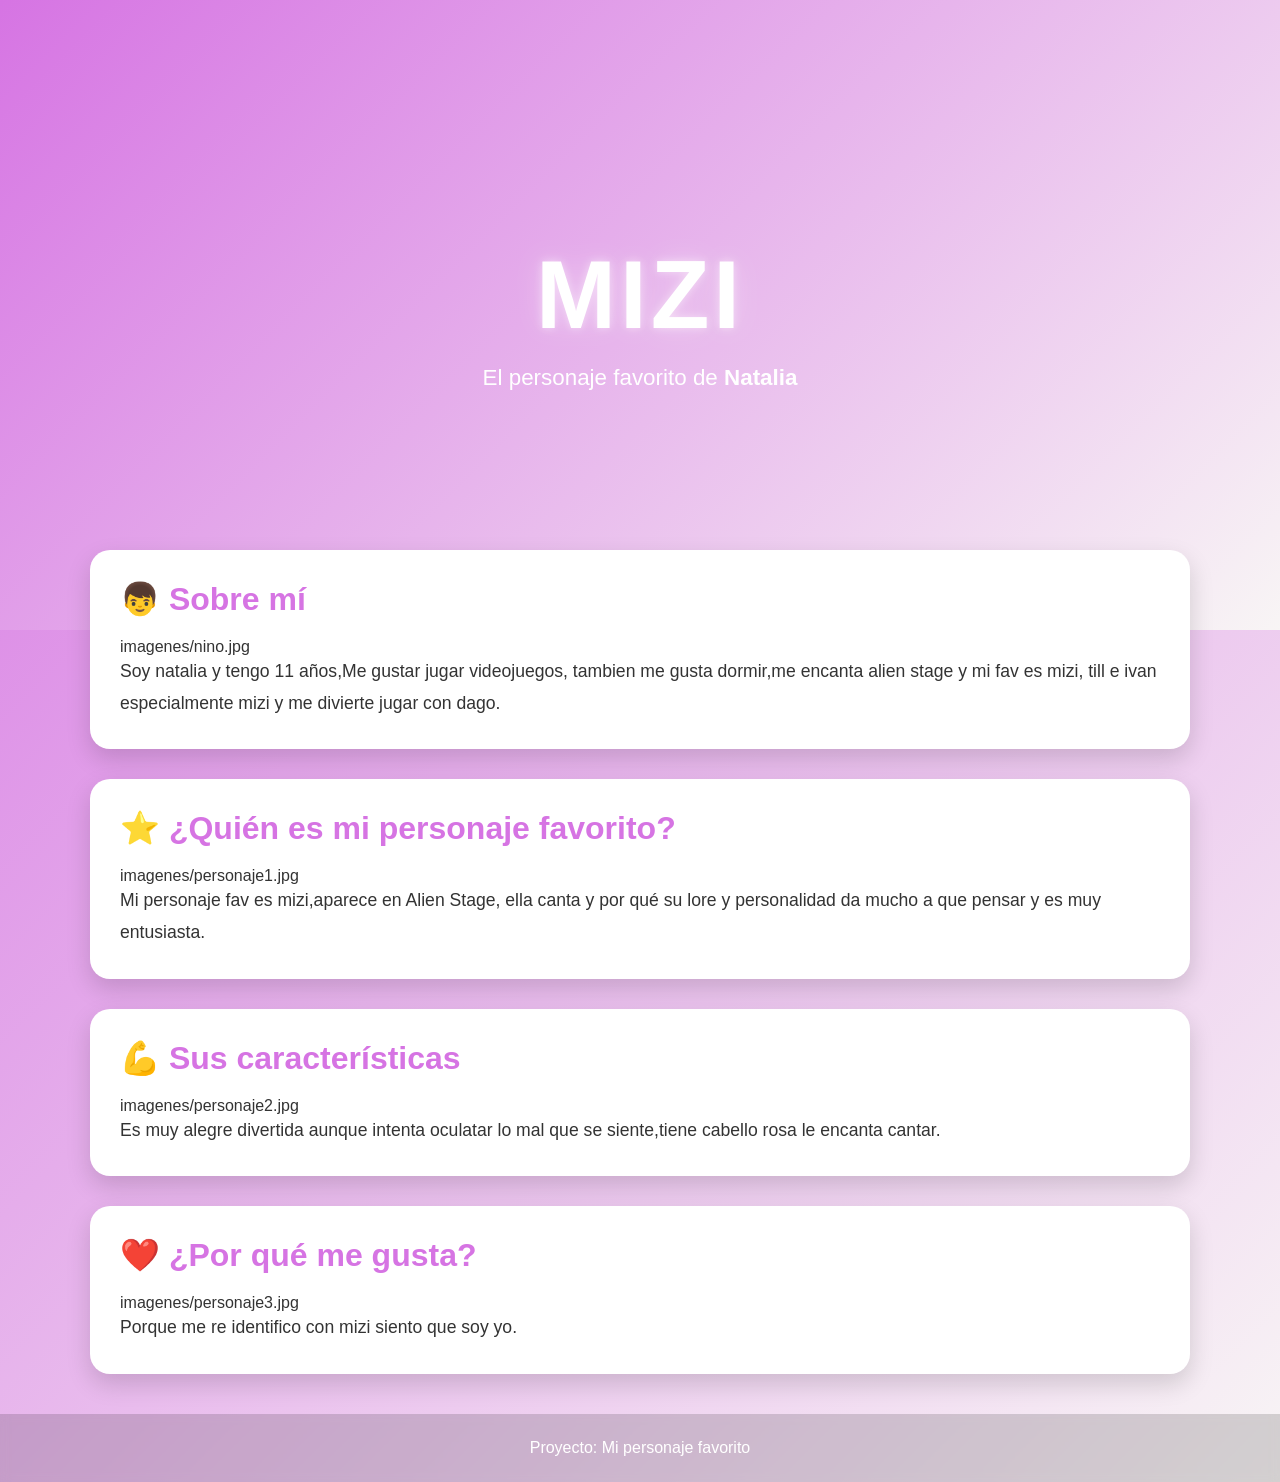
<file: docs/personajeFavorito/index.html>
<!DOCTYPE html>
<html lang="es">

<head>
    <meta charset="UTF-8">
    <meta name="viewport" content="width=device-width, initial-scale=1.0">
    <title>Mizi</title>
    <link rel="stylesheet" href="style.css">
</head>

<body>

    <header class="hero">
        <div class="hero-content">
            <h1>MIZI</h1>
            <p>El personaje favorito de <strong>Natalia</strong></p>
        </div>
    </header>

    <main>

        <section class="card">
            <h2>👦 Sobre mí</h2>
            imagenes/nino.jpg

            <p>
                Soy natalia y tengo 11 años,Me gustar jugar videojuegos,
                tambien me gusta dormir,me encanta alien stage y mi fav es mizi,
                till e ivan especialmente mizi y me divierte jugar con dago.
            </p>
        </section>

        <section class="card">
            <h2>⭐ ¿Quién es mi personaje favorito?</h2>
            imagenes/personaje1.jpg

            <p>
                Mi personaje fav es mizi,aparece en Alien Stage,
                ella canta y por qué su lore y personalidad da mucho a que pensar y es muy entusiasta.
            </p>
        </section>

        <section class="card">
            <h2>💪 Sus características</h2>
            imagenes/personaje2.jpg

            <p>
                Es muy alegre divertida aunque intenta oculatar lo mal que se siente,tiene cabello rosa
                le encanta cantar.
            </p>
        </section>

        <section class="card">
            <h2>❤️ ¿Por qué me gusta?</h2>
            imagenes/personaje3.jpg

            <p>
                Porque me re identifico con mizi siento que soy yo.
            
            </p>
        </section>

    </main>

    <footer>
        <p>Proyecto: Mi personaje favorito</p>
    </footer>

</body>

</html>
</file>
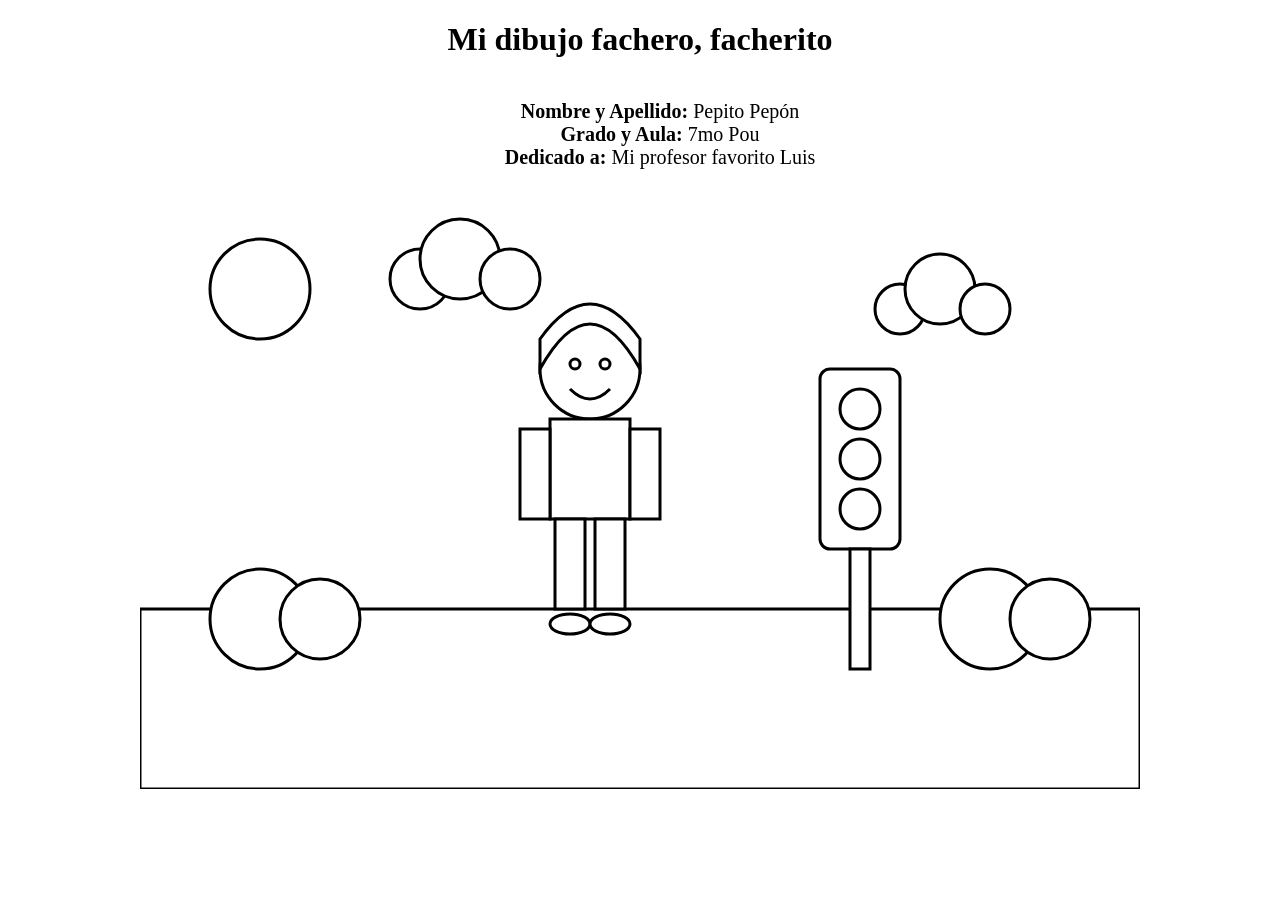
<file: docs/semaforoRGB/index.html>
<!DOCTYPE html>
<html lang="es">
<head>
    <meta charset="UTF-8">
    <title>Dibujo para colorear</title>
    <link rel="stylesheet" href="estilos.css">
</head>
<body>
<h1>Mi dibujo fachero, facherito</h1>
<ul>
  <li><strong>Nombre y Apellido:</strong> Pepito Pepón</li>
  <li><strong>Grado y Aula:</strong> 7mo Pou</li>
  <li><strong>Dedicado a:</strong> Mi profesor favorito Luis</li>
</ul>
<svg viewBox="0 0 1000 600" class="dibujo cielo">

    <!-- Sol -->
    <circle class="sol" cx="120" cy="100" r="50"/>

    <!-- Nubes -->
    <g class="nube">
        <circle class="nube-cuerpo" cx="280" cy="90" r="30"/>
        <circle class="nube-cuerpo" cx="320" cy="70" r="40"/>
        <circle class="nube-cuerpo" cx="370" cy="90" r="30"/>
    </g>

    <g class="nube">
        <circle class="nube-cuerpo" cx="760" cy="120" r="25"/>
        <circle class="nube-cuerpo" cx="800" cy="100" r="35"/>
        <circle class="nube-cuerpo" cx="845" cy="120" r="25"/>
    </g>

    <!-- Césped -->
    <rect class="cesped" x="0" y="420" width="1000" height="180"/>

    <!-- Arbustos -->
    <circle class="arbusto" cx="120" cy="430" r="50"/>
    <circle class="arbusto" cx="180" cy="430" r="40"/>

    <circle class="arbusto" cx="850" cy="430" r="50"/>
    <circle class="arbusto" cx="910" cy="430" r="40"/>

    <!-- Semáforo -->
    <g class="semaforo">

        <rect class="cuerpo-semaforo"
              x="680"
              y="180"
              width="80"
              height="180"
              rx="10"/>

        <circle class="luz-roja"
                cx="720"
                cy="220"
                r="20"/>

        <circle class="luz-amarilla"
                cx="720"
                cy="270"
                r="20"/>

        <circle class="luz-verde"
                cx="720"
                cy="320"
                r="20"/>

        <rect class="palo-semaforo"
              x="710"
              y="360"
              width="20"
              height="120"/>

    </g>

    <!-- Persona -->

    <!-- Cabeza -->
    <circle class="piel"
            cx="450"
            cy="180"
            r="50"/>

    <!-- Cabello -->
    <path class="cabello"
          d="M400 180
             Q450 90 500 180
             L500 150
             Q450 80 400 150 Z"/>

    <!-- Ojos -->
    <circle class="ojo"
            cx="435"
            cy="175"
            r="5"/>

    <circle class="ojo"
            cx="465"
            cy="175"
            r="5"/>

    <!-- Sonrisa -->
    <path class="boca"
          d="M430 200 Q450 220 470 200"/>

    <!-- Polo -->
    <rect class="polo"
          x="410"
          y="230"
          width="80"
          height="100"/>

    <!-- Brazos -->
    <rect class="piel"
          x="380"
          y="240"
          width="30"
          height="90"/>

    <rect class="piel"
          x="490"
          y="240"
          width="30"
          height="90"/>

    <!-- Pantalón -->
    <rect class="pantalon"
          x="415"
          y="330"
          width="30"
          height="90"/>

    <rect class="pantalon"
          x="455"
          y="330"
          width="30"
          height="90"/>

    <!-- Zapatos -->
    <ellipse class="zapato"
             cx="430"
             cy="435"
             rx="20"
             ry="10"/>

    <ellipse class="zapato"
             cx="470"
             cy="435"
             rx="20"
             ry="10"/>

</svg>

</body>
</html>
</file>
<file: docs/personajeFavorito/style.css>
/*======================================
  PALETA DE COLORES
======================================*/
:root {
    --color-primario: #d674e3;
    --color-secundario: #f8f5f5;
}

/*======================================
  CONFIGURACIÓN GENERAL
======================================*/
* {
    margin: 0;
    padding: 0;
    box-sizing: border-box;
}

body {
    font-family: "Segoe UI", Arial, sans-serif;

    background: linear-gradient(
        135deg,
        var(--color-primario),
        var(--color-secundario)
    );

    min-height: 100vh;
    color: #333;
}

/*======================================
  HERO
======================================*/
.hero {
    height: 70vh;

    display: flex;
    justify-content: center;
    align-items: center;

    text-align: center;

    background: linear-gradient(
        135deg,
        var(--color-primario),
        var(--color-secundario)
    );

    color: white;
}

.hero-content {
    animation: aparecer 1.5s ease;
}

.hero h1 {
    font-size: clamp(3rem, 8vw, 6rem);
    letter-spacing: 4px;
    text-transform: uppercase;

    text-shadow:
        0 0 10px rgba(255,255,255,.5),
        0 0 30px rgba(255,255,255,.3);

    animation: flotar 3s ease-in-out infinite;
}

.hero p {
    font-size: 1.4rem;
    margin-top: 15px;
}

/*======================================
  CONTENEDOR
======================================*/
main {
    width: 90%;
    max-width: 1100px;

    margin: -80px auto 40px;
}

/*======================================
  TARJETAS
======================================*/
.card {
    background: white;

    margin-bottom: 30px;
    padding: 30px;

    border-radius: 20px;

    box-shadow: 0 10px 25px rgba(0,0,0,.15);

    transition: .3s;
}

.card:hover {
    transform: translateY(-8px);
}

.card h2 {
    color: var(--color-primario);
    margin-bottom: 20px;
    font-size: 2rem;
}

.card img {
    width: 100%;
    max-width: 450px;

    display: block;
    margin: 20px auto;

    border-radius: 15px;

    transition: .4s;
}

.card img:hover {
    transform: scale(1.05);
}

.card p {
    font-size: 1.1rem;
    line-height: 1.8;
}

/*======================================
  FOOTER
======================================*/
footer {
    text-align: center;

    padding: 25px;

    color: white;

    background: rgba(0,0,0,.15);

    backdrop-filter: blur(5px);
}

/*======================================
  ANIMACIONES
======================================*/
@keyframes aparecer {
    from {
        opacity: 0;
        transform: translateY(40px);
    }

    to {
        opacity: 1;
        transform: translateY(0);
    }
}

@keyframes flotar {
    0% {
        transform: translateY(0);
    }

    50% {
        transform: translateY(-10px);
    }

    100% {
        transform: translateY(0);
    }
}

/*======================================
  RESPONSIVE
======================================*/
@media (max-width: 768px) {

    .hero {
        height: 55vh;
    }

    .hero p {
        font-size: 1rem;
    }

    .card {
        padding: 20px;
    }

    .card h2 {
        font-size: 1.5rem;
    }
}
</file>
<file: docs/semaforoRGB/estilos.css>
body{
    margin:0;
    display:flex;
    justify-content:center;
    background:white;
    flex-direction: column;
    align-items: center;

}
h1 {
  text-align: center;
}
ul {
  list-style-type: none;
  display: flex;
  flex-direction: column;
  align-items: center;
  font-size: 20px;
}
.dibujo{
    width:1000px;
}

.cielo,
.sol,
.nube-cuerpo,
.cesped,
.arbusto,
.cuerpo-semaforo,
.luz-roja,
.luz-amarilla,
.luz-verde,
.palo-semaforo,
.piel,
.cabello,
.ojo,
.polo,
.pantalon,
.zapato{
    fill:white;
    stroke:black;
    stroke-width:3;
}
</file>
